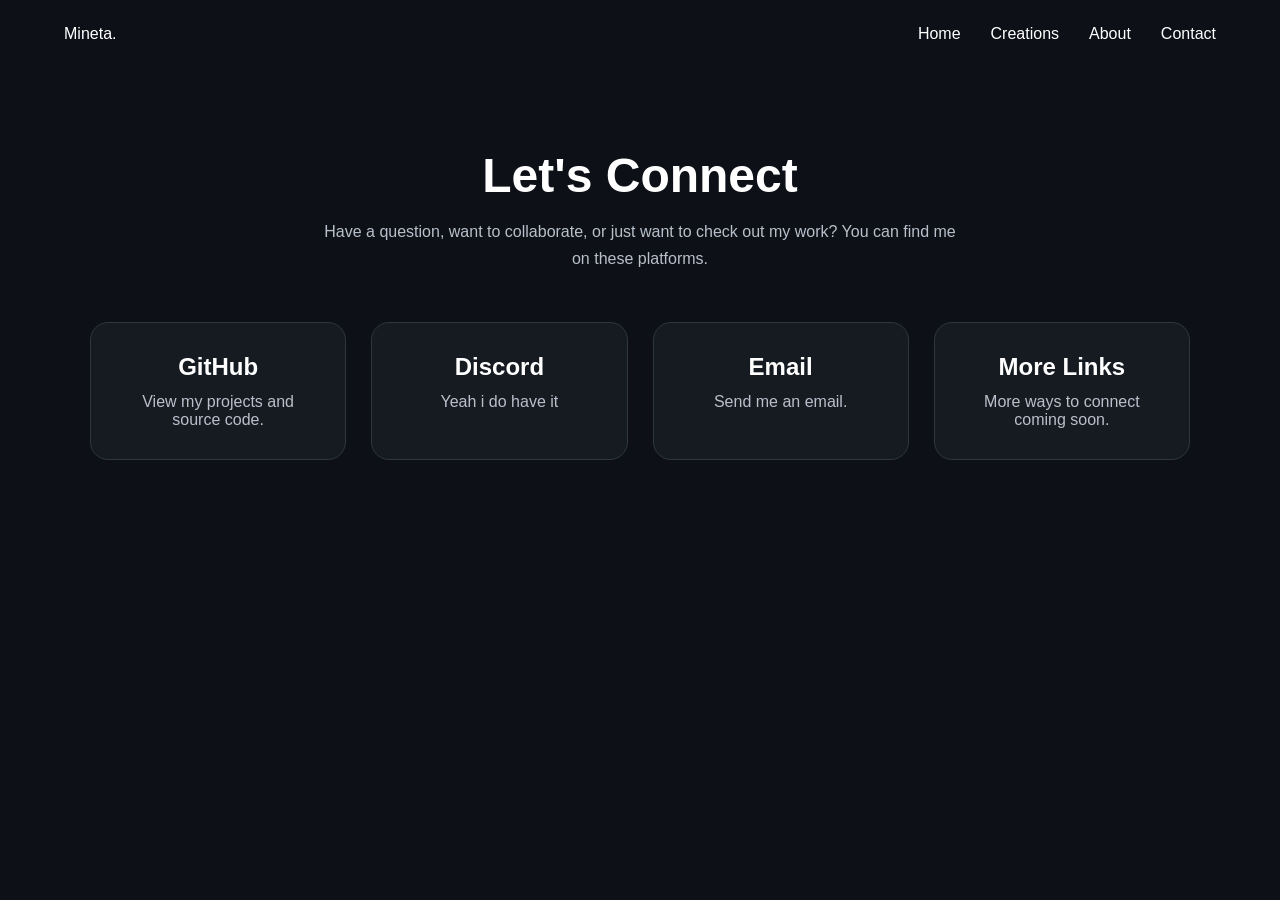
<file: contact.html>
<!DOCTYPE html>
<html lang="en">
<head>
    <meta charset="UTF-8">
    <meta name="viewport" content="width=device-width, initial-scale=1.0">
    <title>Contact | Mineta</title>

    <link rel="stylesheet" href="css/style.css">
</head>
<body>

<header>
    <nav class="navbar">
        <a href="index.html" class="logo">
            Mineta<span>.</span>
        </a>

        <ul class="nav-links">
            <li><a href="index.html">Home</a></li>
            <li><a href="creations.html">Creations</a></li>
            <li><a href="about.html">About</a></li>
            <li><a href="contact.html" class="active">Contact</a></li>
        </ul>
    </nav>
</header>

<main class="contact-page">

    <h1>Let's Connect</h1>

    <p class="contact-subtitle">
        Have a question, want to collaborate, or just want to check out my work?
        You can find me on these platforms.
    </p>

    <div class="contact-grid">

        <a href="https://github.com/YOUR_USERNAME" target="_blank" class="contact-card">
            <h2>GitHub</h2>
            <p>View my projects and source code.</p>
        </a>

        <a href="https://discord.gg/buWnfaDMa4" class="contact-card">
            <h2>Discord</h2>
            <p>Yeah i do have it</p>
        </a>

        <a href="mailto:jhonnathanboi@gmail.com" class="contact-card">
            <h2>Email</h2>
            <p>Send me an email.</p>
        </a>

        <a href="#" class="contact-card">
            <h2>More Links</h2>
            <p>More ways to connect coming soon.</p>
        </a>

    </div>

</main>

</body>
</html>
</file>
<file: css/style.css>
*{
    margin:0;
    padding:0;
    box-sizing:border-box;
}

body{
    font-family:Inter,sans-serif;
    background:#0d1117;
    color:white;
}

.navbar{
    width:90%;
    max-width:1200px;
    margin:auto;
    display:flex;
    justify-content:space-between;
    align-items:center;
    padding:25px 0;
}

.logo{
    color:#58A6FF;
}

.navbar ul{
    display:flex;
    gap:30px;
    list-style:none;
}

.navbar a{
    color:white;
    text-decoration:none;
    transition:.3s;
}

.navbar a:hover{
    color:#58A6FF;
}

.hero{
    min-height:80vh;
    display:flex;
    align-items:center;
    justify-content:center;
    text-align:center;
    padding:40px;
}

.hero-content{
    max-width:750px;
}

.badge{
    display:inline-block;
    padding:8px 16px;
    background:#161B22;
    border-radius:999px;
    color:#58A6FF;
    margin-bottom:25px;
}

.hero h1{
    font-size:4rem;
    line-height:1.1;
    margin-bottom:20px;
}

.hero p{
    color:#b7c0cc;
    font-size:1.1rem;
    line-height:1.8;
}

.buttons{
    margin-top:40px;
    display:flex;
    justify-content:center;
    gap:20px;
}

.primary,
.secondary{
    text-decoration:none;
    padding:15px 30px;
    border-radius:12px;
    transition:.3s;
}

.primary{
    background:#58A6FF;
    color:white;
}

.secondary{
    border:1px solid #30363d;
    color:white;
}

.primary:hover{
    transform:translateY(-3px);
}

.secondary:hover{
    background:#161B22;
}

.featured{
    width:90%;
    max-width:1200px;
    margin:80px auto;
}

.featured h2{
    margin-bottom:30px;
    font-size:2rem;
}

.cards{
    display:grid;
    grid-template-columns:repeat(auto-fit,minmax(280px,1fr));
    gap:25px;
}

.card{
    background:#161B22;
    border:1px solid #30363d;
    border-radius:20px;
    padding:30px;
    transition:.3s;
}

.card:hover{
    transform:translateY(-8px);
    border-color:#58A6FF;
}

/* Animated Background */

.background{
    position:fixed;
    inset:0;
    overflow:hidden;
    z-index:-1;
}

.blob{
    position:absolute;
    border-radius:50%;
    filter:blur(120px);
    opacity:.25;
    animation:float 18s ease-in-out infinite;
}

.blob1{
    width:400px;
    height:400px;
    background:#3b82f6;
    top:-100px;
    left:-100px;
}

.blob2{
    width:350px;
    height:350px;
    background:#8b5cf6;
    bottom:-100px;
    right:-100px;
    animation-delay:6s;
}

.blob3{
    width:250px;
    height:250px;
    background:#06b6d4;
    top:45%;
    left:55%;
    animation-delay:12s;
}

@keyframes float{

    0%,100%{
        transform:translate(0,0);
    }

    50%{
        transform:translate(60px,-40px);
    }

}

/* CONTACT PAGE */

.contact-page{
    width:90%;
    max-width:1100px;
    margin:80px auto;
    text-align:center;
}

.contact-page h1{
    font-size:3rem;
    margin-bottom:15px;
}

.contact-subtitle{
    color:#b9c0cb;
    max-width:650px;
    margin:0 auto 50px;
    line-height:1.7;
}

.contact-grid{
    display:grid;
    grid-template-columns:repeat(auto-fit,minmax(250px,1fr));
    gap:25px;
}

.contact-card{
    background:#161B22;
    border:1px solid #30363D;
    border-radius:18px;
    padding:30px;
    text-decoration:none;
    color:white;
    transition:.3s ease;
}

.contact-card:hover{
    transform:translateY(-8px);
    border-color:#58A6FF;
    box-shadow:0 10px 30px rgba(88,166,255,.2);
}

.contact-card h2{
    margin-bottom:12px;
}

.contact-card p{
    color:#b9c0cb;
}

/* ==========================
   CREATIONS PAGE
========================== */

.creations-page{
    width:90%;
    max-width:1200px;
    margin:80px auto;
}

.creations-page h1{
    text-align:center;
    font-size:3rem;
}

.creations-subtitle{
    text-align:center;
    color:#b9c0cb;
    margin:15px auto 50px;
    max-width:700px;
}

.project-grid{
    display:grid;
    grid-template-columns:repeat(auto-fit,minmax(340px,1fr));
    gap:30px;
}

.project-card{
    background:#161B22;
    border:1px solid #30363D;
    border-radius:18px;
    overflow:hidden;
    transition:.3s;
}

.project-card:hover{
    transform:translateY(-8px);
    border-color:#58A6FF;
    box-shadow:0 10px 30px rgba(88,166,255,.2);
}

.project-card img{
    width:100%;
    height:220px;
    object-fit:cover;
}

.project-content{
    padding:25px;
}

.project-content h2{
    margin-bottom:15px;
}

.project-content p{
    color:#b9c0cb;
    line-height:1.6;
}

.project-tags{
    display:flex;
    flex-wrap:wrap;
    gap:10px;
    margin:20px 0;
}

.project-tags span{
    background:#0d1117;
    color:#58A6FF;
    padding:6px 12px;
    border-radius:999px;
    font-size:.85rem;
}

.project-links{
    display:flex;
    gap:20px;
}

.project-links a{
    color:#58A6FF;
    text-decoration:none;
    font-weight:600;
}
</file>
